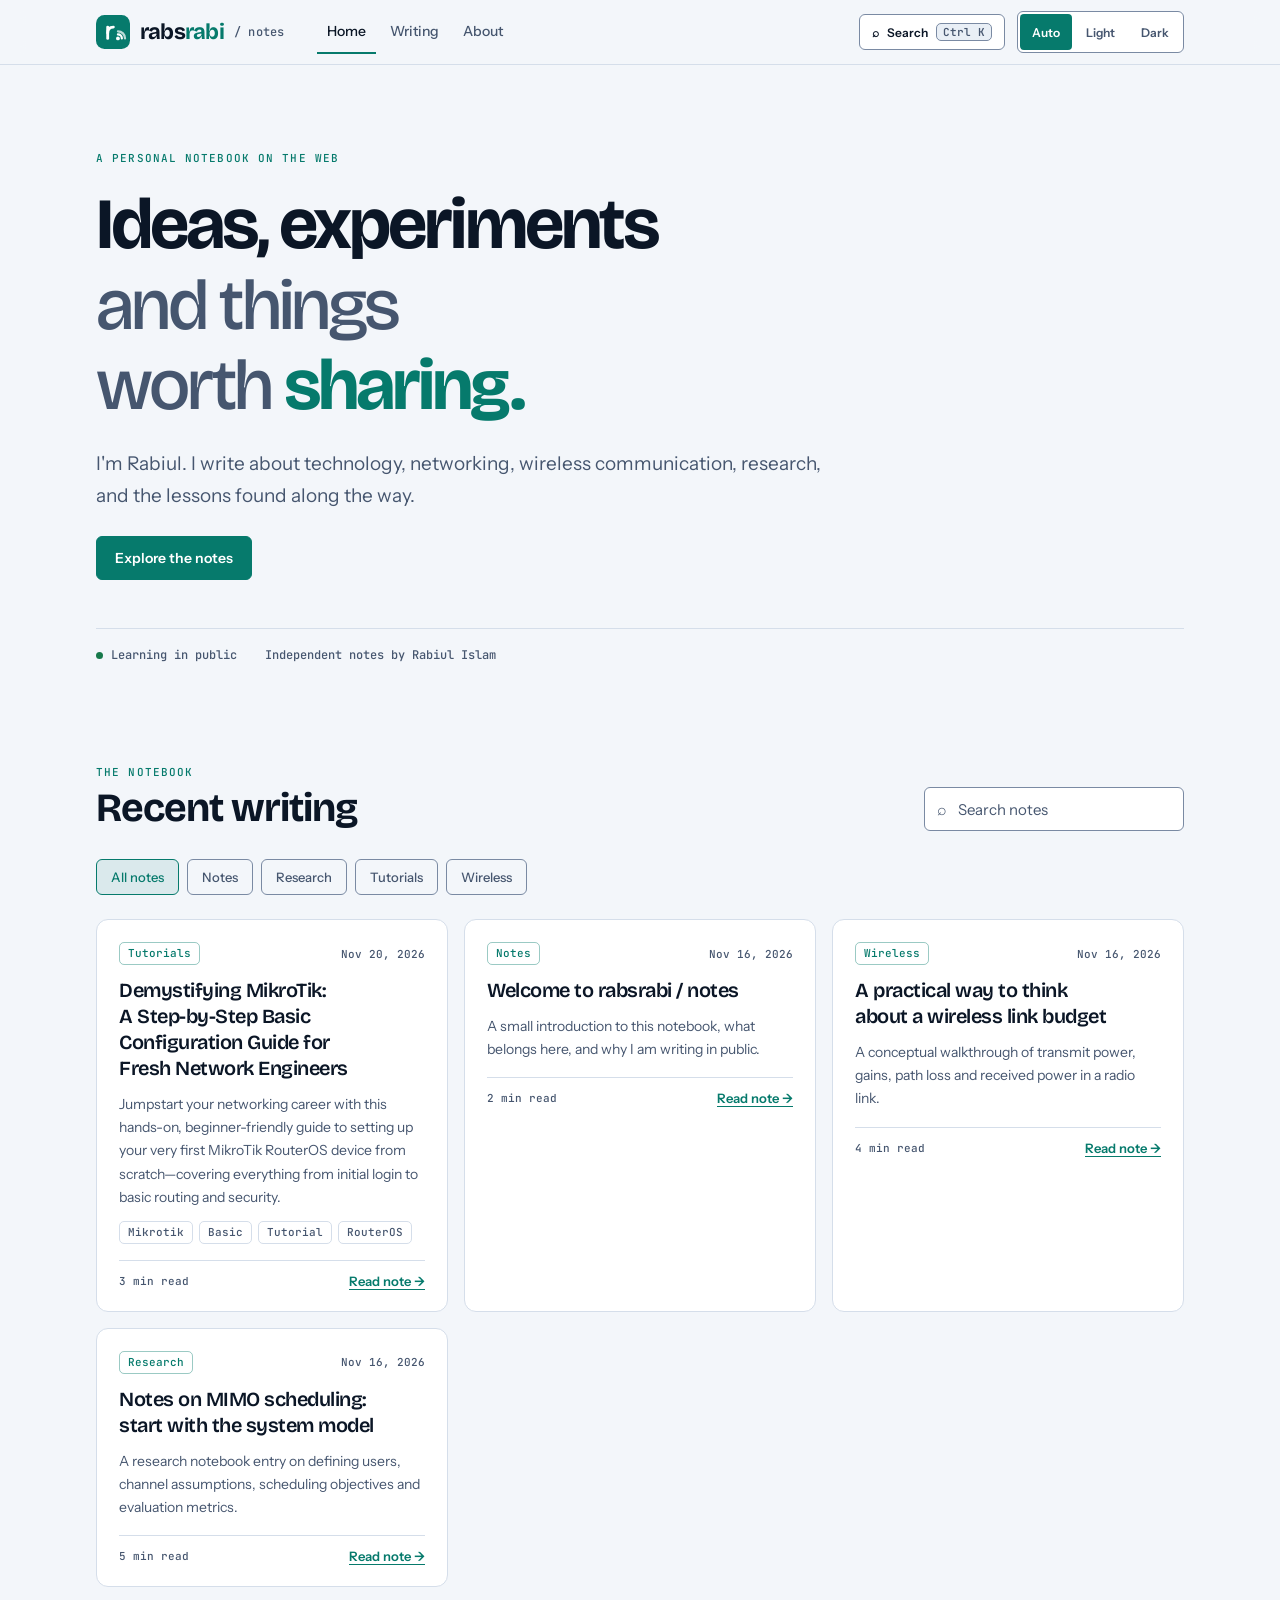
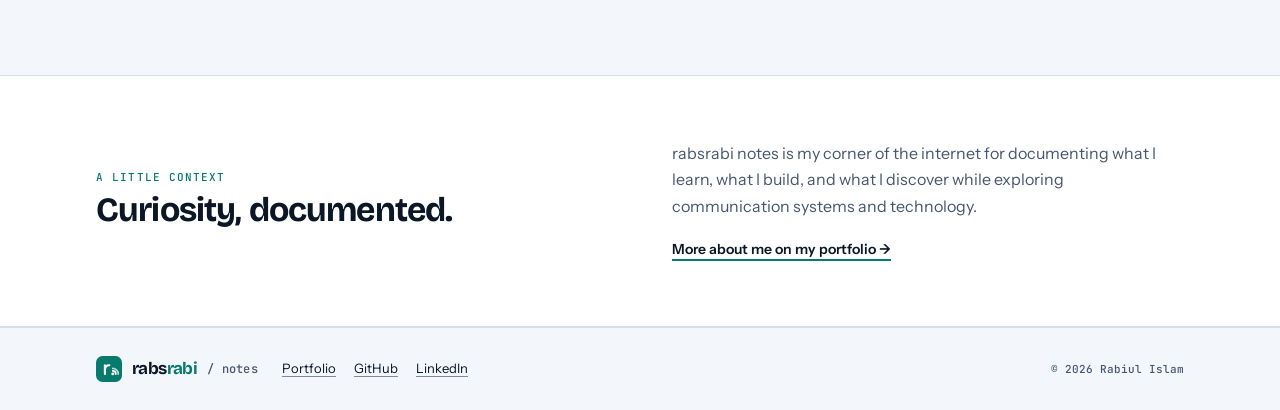
<file: index.html>
<!doctype html>
<html lang="en">
<head>
<meta charset="utf-8">
<meta name="viewport" content="width=device-width, initial-scale=1, viewport-fit=cover">
<meta name="theme-color" content="#F3F6FA" media="(prefers-color-scheme: light)">
<meta name="theme-color" content="#080D17" media="(prefers-color-scheme: dark)">
<link rel="icon" href="/favicon.svg" type="image/svg+xml">
<link rel="icon" href="/favicon-32.png" sizes="32x32" type="image/png">
<link rel="apple-touch-icon" href="/apple-touch-icon.png">
<link rel="preconnect" href="https://fonts.googleapis.com">
<link rel="preconnect" href="https://fonts.gstatic.com" crossorigin>
<link rel="stylesheet" href="https://fonts.googleapis.com/css2?family=Bricolage+Grotesque:wght@500;600;700;800&family=Instrument+Sans:wght@400;500;600;700&family=JetBrains+Mono:wght@400;500;600&display=swap">
<link rel="stylesheet" href="/assets/brand/brand.css">
<link rel="stylesheet" href="/assets/style.css">
<script src="/assets/brand/brand.js"></script>
<title>rabsrabi notes</title>
<meta name="description" content="Notes, experiments and practical ideas on networking, wireless systems, software and research, by Rabiul Islam.">
<link rel="canonical" href="https://blog.rabsrabi.com/">
<meta property="og:title" content="rabsrabi notes">
<meta property="og:description" content="Notes, experiments and practical ideas on networking, wireless systems, software and research.">
<meta property="og:url" content="https://blog.rabsrabi.com/">
<meta property="og:type" content="website">
</head>
<body>
<a class="skip" href="#main">Skip to content</a>
<header class="site-head">
  <div class="wrap head-in">
    <a class="lockup" href="/" aria-label="rabsrabi notes, home">
      <svg class="mark" aria-hidden="true"><use href="#rs-mark"/></svg>
      <span class="wm">rabs<i>rabi</i></span>
      <span class="sub">/ notes</span>
    </a>
    <nav class="head-nav" aria-label="Main navigation">
      <a href="/" aria-current="page">Home</a>
      <a href="/#writing">Writing</a>
      <a href="/#about">About</a>
    </nav>
    <div class="head-end">
      <button type="button" class="btn" data-palette-open style="min-height:36px;padding:0 12px;font-size:12px" aria-label="Open command palette"><span aria-hidden="true">&#8981;</span><span class="hide-sm">Search</span><kbd class="hide-sm">Ctrl K</kbd></button>
      <div class="seg" role="group" aria-label="Theme">
        <button type="button" data-theme-choice="auto" aria-pressed="true">Auto</button>
        <button type="button" data-theme-choice="light" aria-pressed="false">Light</button>
        <button type="button" data-theme-choice="dark" aria-pressed="false">Dark</button>
      </div>
    </div>
  </div>
</header>
<main id="main">
  <section class="hero wrap">
    <div class="eyebrow">A personal notebook on the web</div>
    <h1>Ideas, experiments <span class="muted-heading">and things worth</span> <em>sharing.</em></h1>
    <p class="hero-copy">I'm Rabiul. I write about technology, networking, wireless communication, research, and the lessons found along the way.</p>
    <a class="btn primary" href="#writing">Explore the notes</a>
    <div class="hero-meta"><span><i class="status-dot"></i>Learning in public</span><span>Independent notes by Rabiul Islam</span></div>
  </section>
  <section class="writing-section wrap" id="writing">
    <div class="section-heading">
      <div><div class="eyebrow">The notebook</div><h2>Recent writing</h2></div>
      <label class="search-wrap" for="search"><span aria-hidden="true">&#8981;</span><input id="search" type="search" placeholder="Search notes" aria-label="Search notes"></label>
    </div>
    <div class="filters" id="filters" aria-label="Filter by topic"></div>
    <div class="post-grid" id="post-grid" aria-live="polite"></div>
    <p class="empty-state" id="empty-state" hidden>No notes match that search. Try another term.</p>
  </section>
  <section class="about-band" id="about">
    <div class="wrap about-inner">
      <div><div class="eyebrow">A little context</div><h2>Curiosity, documented.</h2></div>
      <div class="about-copy">
        <p>rabsrabi notes is my corner of the internet for documenting what I learn, what I build, and what I discover while exploring communication systems and technology.</p>
        <a href="https://rabsrabi.com" class="underlined-link">More about me on my portfolio &rarr;</a>
      </div>
    </div>
  </section>
</main>
<footer class="site-foot">
  <div class="wrap">
    <a class="lockup" href="/" aria-label="rabsrabi notes, home"><svg class="mark" style="width:26px;height:26px" aria-hidden="true"><use href="#rs-mark"/></svg><span class="wm" style="font-size:17px">rabs<i>rabi</i></span><span class="sub">/ notes</span></a>
    <div class="links">
      <a href="https://rabsrabi.com">Portfolio</a>
      <a href="https://github.com/rabsrabi26" rel="noreferrer">GitHub</a>
      <a href="https://www.linkedin.com/in/rabsrabi26" rel="noreferrer">LinkedIn</a>
    </div>
    <span class="copy">&copy; <span id="year"></span> Rabiul Islam</span>
  </div>
</footer>
<script src="/assets/posts.js"></script>
<script>
(() => {
  const isLocal = location.hostname === "localhost" || location.hostname === "127.0.0.1";
  if (!isLocal) return;
  try {
    const savedPosts = localStorage.getItem("rabinotes-local-posts-v1");
    if (savedPosts) window.RABI_POSTS = JSON.parse(savedPosts);
  } catch (error) {
    console.error("Could not load locally saved posts:", error);
  }
})();
</script>
<script src="/assets/common.js"></script>
<script src="/assets/app.js"></script>
</body>
</html>
</file>
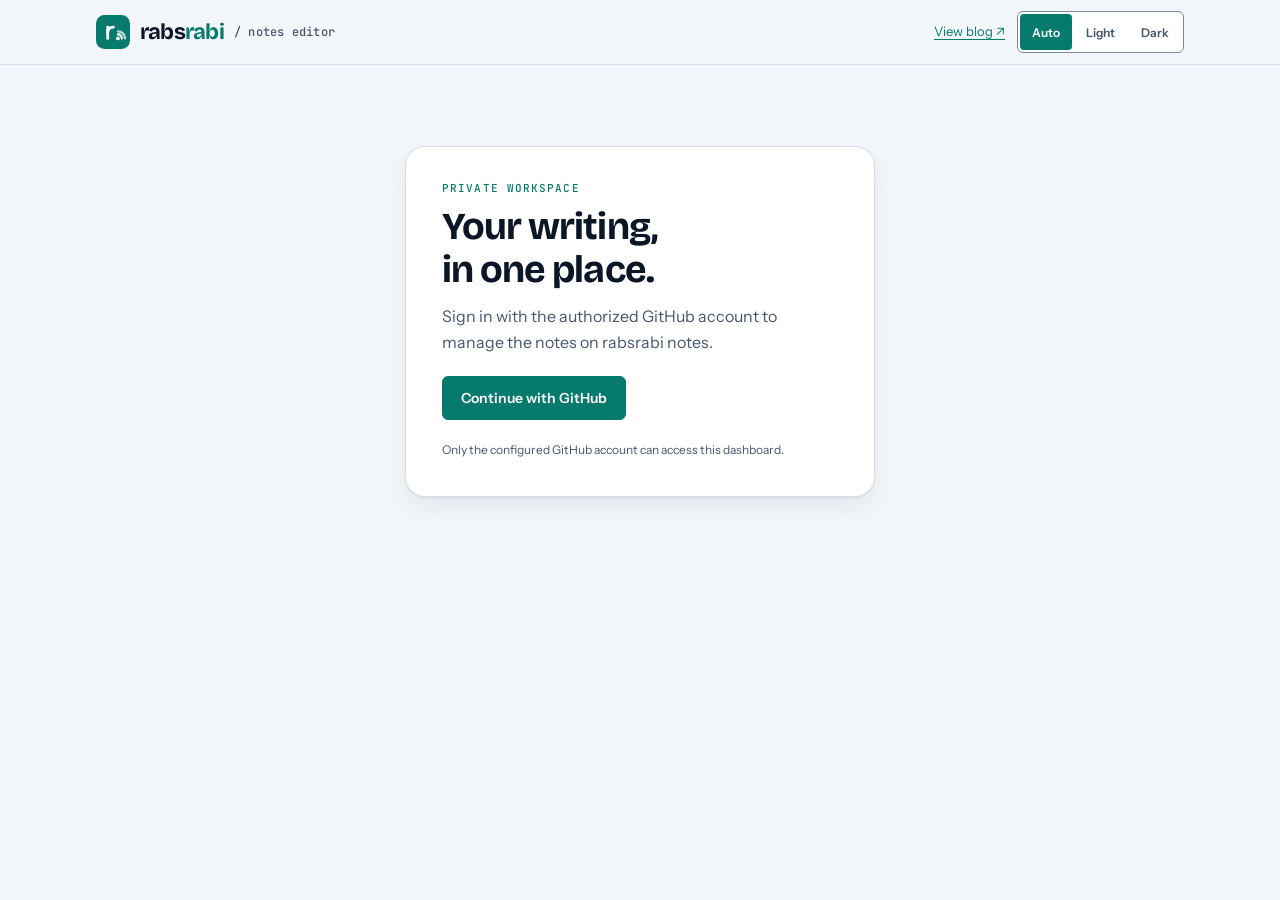
<file: admin/index.html>
<!doctype html>
<html lang="en">
<head>
  <meta charset="utf-8">
  <meta name="viewport" content="width=device-width, initial-scale=1, viewport-fit=cover">
  <meta name="robots" content="noindex,nofollow">
  <meta name="theme-color" content="#F3F6FA" media="(prefers-color-scheme: light)">
  <meta name="theme-color" content="#080D17" media="(prefers-color-scheme: dark)">
  <title>Editor · rabsrabi notes</title>
  <link rel="icon" href="/favicon.svg" type="image/svg+xml">
  <link rel="icon" href="/favicon-32.png" sizes="32x32" type="image/png">
  <link rel="apple-touch-icon" href="/apple-touch-icon.png">
  <link rel="preconnect" href="https://fonts.googleapis.com">
  <link rel="preconnect" href="https://fonts.gstatic.com" crossorigin>
  <link rel="stylesheet" href="https://fonts.googleapis.com/css2?family=Bricolage+Grotesque:wght@500;600;700;800&family=Instrument+Sans:wght@400;500;600;700&family=JetBrains+Mono:wght@400;500;600&display=swap">
  <link rel="stylesheet" href="/assets/brand/brand.css">
  <link rel="stylesheet" href="/admin/admin.css">
  <script src="/assets/brand/brand.js"></script>
</head>
<body>
  <a class="skip" href="#main">Skip to content</a>
  <header class="site-head">
    <div class="wrap head-in">
      <a class="lockup" href="/" aria-label="rabsrabi notes, home">
        <svg class="mark" aria-hidden="true"><use href="#rs-mark"/></svg>
        <span class="wm">rabs<i>rabi</i></span>
        <span class="sub">/ notes editor</span>
      </a>
      <div class="head-end">
        <a class="hide-sm" href="/" target="_blank" rel="noreferrer" style="font-size:13px">View blog &nearr;</a>
        <div class="seg" role="group" aria-label="Theme">
          <button type="button" data-theme-choice="auto" aria-pressed="true">Auto</button>
          <button type="button" data-theme-choice="light" aria-pressed="false">Light</button>
          <button type="button" data-theme-choice="dark" aria-pressed="false">Dark</button>
        </div>
        <button id="logout" class="btn quiet" style="min-height:36px" hidden>Sign out</button>
      </div>
    </div>
  </header>
  <main class="shell" id="main">
    <section id="login-screen" class="login-card">
      <div class="eyebrow">Private workspace</div>
      <h1>Your writing, in one place.</h1>
      <p>Sign in with the authorized GitHub account to manage the notes on rabsrabi notes.</p>
      <a class="btn primary" href="https://rabinotes-auth.rabsrabi26.workers.dev/auth/login">Continue with GitHub</a>
      <p class="hint">Only the configured GitHub account can access this dashboard.</p>
    </section>

    <section id="app-screen" hidden>
      <div class="page-heading">
        <div><div class="eyebrow">Content management</div><h1>Posts</h1><p class="subheading">Create, edit and publish notes on rabsrabi notes.</p></div>
        <button id="new-post" class="btn primary">＋ New post</button>
      </div>
      <div id="notice" class="notice" role="status" hidden></div>
      <div class="workspace">
        <aside class="post-list-panel">
          <div class="list-heading"><strong>All posts</strong><span id="post-count">0</span></div>
          <div id="post-list" class="post-list"></div>
        </aside>
        <section class="editor-panel">
          <div id="empty-editor" class="empty-editor"><div class="empty-icon">✎</div><h2>Select a post</h2><p>Choose a post from the list or create a new one.</p></div>
          <form id="post-form" hidden>
            <div class="editor-heading"><div><div class="eyebrow" id="editor-mode">EDIT POST</div><h2 id="form-heading">Edit post</h2></div><button type="button" id="delete-post" class="btn danger quiet">Delete</button></div>
            <label>Post title<input id="title" required maxlength="160" placeholder="A clear, useful title"></label>
            <div class="two-col">
              <label>URL slug<input id="slug" required pattern="[a-z0-9]+(?:-[a-z0-9]+)*" placeholder="my-new-post"></label>
              <label>Category<input id="category" list="category-options" value="Notes" placeholder="Choose or type a category"><datalist id="category-options"><option value="Networking"></option><option value="Wireless"></option><option value="Research"></option><option value="Notes"></option></datalist></label>
            </div>
            <div class="two-col">
              <label>Tags<input id="tags" placeholder="MIMO, 5G, MATLAB, Tutorial"><span class="hint">Separate multiple tags with commas.</span></label>
              <label>Publication date<input id="date" type="date" required></label>
              <label>Reading time<input id="read" maxlength="30" placeholder="4 min read"></label>
            </div>
            <label>Short description<textarea id="description" rows="2" maxlength="240" placeholder="A short summary shown on the homepage"></textarea></label>
            <div class="body-label"><label for="rich-editor">Post body <span>Rich text editor — no HTML needed</span></label><button type="button" id="preview-toggle" class="text-button">Preview</button></div>
            <div class="editor-toolbar" role="toolbar" aria-label="Text formatting">
              <button type="button" data-command="bold" title="Bold"><strong>B</strong></button>
              <button type="button" data-command="italic" title="Italic"><em>I</em></button>
              <button type="button" data-command="underline" title="Underline"><u>U</u></button>
              <span class="toolbar-divider"></span>
              <button type="button" data-block="h2" title="Heading">H2</button>
              <button type="button" data-block="h3" title="Subheading">H3</button>
              <button type="button" data-block="p" title="Paragraph">¶</button>
              <span class="toolbar-divider"></span>
              <button type="button" data-command="insertUnorderedList" title="Bullet list">• List</button>
              <button type="button" data-command="insertOrderedList" title="Numbered list">1. List</button>
              <button type="button" data-command="formatBlock" data-value="blockquote" title="Quote">❝ Quote</button>
              <button type="button" data-command="formatBlock" data-value="pre" title="Code block">&lt;/&gt;</button>
              <span class="toolbar-divider"></span>
              <button type="button" id="insert-link" title="Insert link">Link</button>
              <span class="toolbar-divider"></span>
              <button type="button" id="upload-image" title="Upload an image from your computer">Upload image</button>
              <button type="button" id="insert-image-url" title="Insert an image from a URL">Image URL</button>
              <span class="toolbar-divider"></span>
              <button type="button" id="replace-image-upload" title="Replace the selected image with an uploaded image" disabled>Replace image</button>
              <button type="button" id="edit-image-url" title="Change the selected image URL" disabled>Change image URL</button>
              <button type="button" id="remove-image" title="Remove the selected image" disabled>Remove image</button>
              <button type="button" data-command="removeFormat" title="Clear formatting">Clear</button>
            </div>
            <div id="rich-editor" class="rich-editor" contenteditable="true" role="textbox" aria-multiline="true" aria-label="Post content" data-placeholder="Start writing your article here..."></div>
            <textarea id="body" hidden></textarea>
            <input id="image-file" type="file" accept="image/*" hidden>
            <p class="hint image-help">Local testing: uploads are saved in this browser (max 1 MB per image). Image URLs can be used in either mode.</p>
            <div id="preview" class="preview" hidden></div>
            <div class="save-row"><span id="save-status" class="hint">Changes are saved to GitHub when you publish.</span><button type="submit" id="save-post" class="btn primary">Publish changes</button></div>
          </form>
        </section>
      </div>
    </section>
  </main>
  <script src="/admin/admin.js"></script>
</body>
</html>
</file>
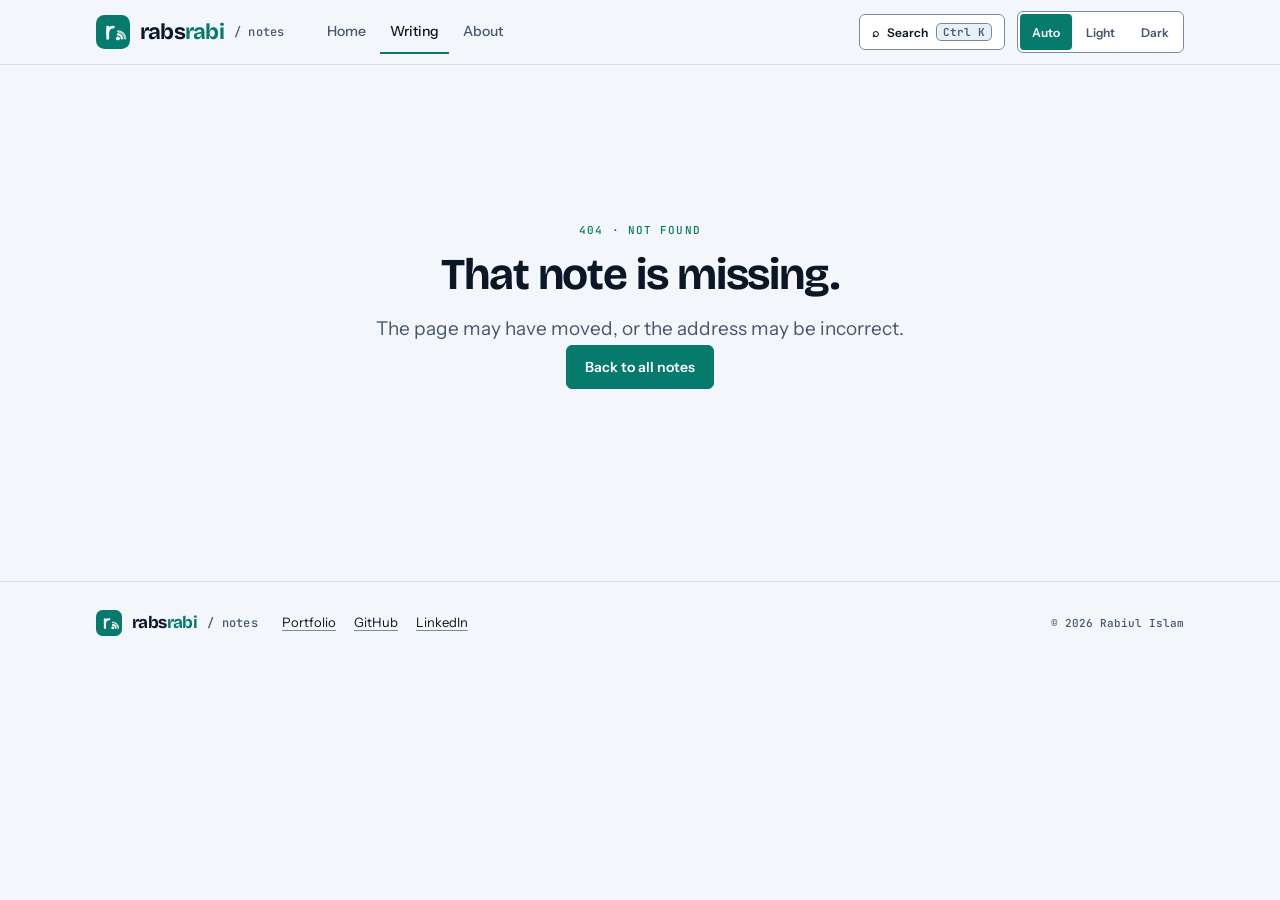
<file: post.html>
<!doctype html>
<html lang="en">
<head>
<meta charset="utf-8">
<meta name="viewport" content="width=device-width, initial-scale=1, viewport-fit=cover">
<meta name="theme-color" content="#F3F6FA" media="(prefers-color-scheme: light)">
<meta name="theme-color" content="#080D17" media="(prefers-color-scheme: dark)">
<link rel="icon" href="/favicon.svg" type="image/svg+xml">
<link rel="icon" href="/favicon-32.png" sizes="32x32" type="image/png">
<link rel="apple-touch-icon" href="/apple-touch-icon.png">
<link rel="preconnect" href="https://fonts.googleapis.com">
<link rel="preconnect" href="https://fonts.gstatic.com" crossorigin>
<link rel="stylesheet" href="https://fonts.googleapis.com/css2?family=Bricolage+Grotesque:wght@500;600;700;800&family=Instrument+Sans:wght@400;500;600;700&family=JetBrains+Mono:wght@400;500;600&display=swap">
<link rel="stylesheet" href="/assets/brand/brand.css">
<link rel="stylesheet" href="/assets/style.css">
<script src="/assets/brand/brand.js"></script>
<title>Note · rabsrabi notes</title>
<meta name="description" content="A note from rabsrabi notes.">
</head>
<body>
<a class="skip" href="#main">Skip to content</a>
<header class="site-head">
  <div class="wrap head-in">
    <a class="lockup" href="/" aria-label="rabsrabi notes, home">
      <svg class="mark" aria-hidden="true"><use href="#rs-mark"/></svg>
      <span class="wm">rabs<i>rabi</i></span>
      <span class="sub">/ notes</span>
    </a>
    <nav class="head-nav" aria-label="Main navigation">
      <a href="/">Home</a>
      <a href="/#writing" aria-current="page">Writing</a>
      <a href="/#about">About</a>
    </nav>
    <div class="head-end">
      <button type="button" class="btn" data-palette-open style="min-height:36px;padding:0 12px;font-size:12px" aria-label="Open command palette"><span aria-hidden="true">&#8981;</span><span class="hide-sm">Search</span><kbd class="hide-sm">Ctrl K</kbd></button>
      <div class="seg" role="group" aria-label="Theme">
        <button type="button" data-theme-choice="auto" aria-pressed="true">Auto</button>
        <button type="button" data-theme-choice="light" aria-pressed="false">Light</button>
        <button type="button" data-theme-choice="dark" aria-pressed="false">Dark</button>
      </div>
    </div>
  </div>
</header>
<main id="main"><article class="article-wrap" id="article"></article></main>
<footer class="site-foot">
  <div class="wrap">
    <a class="lockup" href="/" aria-label="rabsrabi notes, home"><svg class="mark" style="width:26px;height:26px" aria-hidden="true"><use href="#rs-mark"/></svg><span class="wm" style="font-size:17px">rabs<i>rabi</i></span><span class="sub">/ notes</span></a>
    <div class="links">
      <a href="https://rabsrabi.com">Portfolio</a>
      <a href="https://github.com/rabsrabi26" rel="noreferrer">GitHub</a>
      <a href="https://www.linkedin.com/in/rabsrabi26" rel="noreferrer">LinkedIn</a>
    </div>
    <span class="copy">&copy; <span id="year"></span> Rabiul Islam</span>
  </div>
</footer>
<script src="/assets/posts.js"></script>
<script>
(() => {
  const isLocal = location.hostname === "localhost" || location.hostname === "127.0.0.1";
  if (!isLocal) return;
  try {
    const savedPosts = localStorage.getItem("rabinotes-local-posts-v1");
    if (savedPosts) window.RABI_POSTS = JSON.parse(savedPosts);
  } catch (error) {
    console.error("Could not load locally saved posts:", error);
  }
})();
</script>
<script src="/assets/common.js"></script>
<script src="/assets/post.js"></script>
</body>
</html>
</file>
<file: assets/brand/brand.css>
/*!
 * rabsrabi brand kit, v1.1.0
 * Tokens, base styles and shared components for rabsrabi.com, blog.rabsrabi.com and auth.rabsrabi.com.
 * Fonts are loaded by the page with <link> tags (see README). Theme: add data-theme="light|dark" to <html>,
 * or leave it unset to follow the system. brand.js manages that choice.
 */

/* ---------- tokens ---------- */
:root {
  color-scheme: light;
  --paper: #F3F6FA;
  --surface: #FFFFFF;
  --sunken: #E9EFF6;
  --ink: #0B1626;
  --muted: #46566F;
  --line: #D5DEEA;
  --line-strong: #7A8AA3;
  --signal: #067A6C;
  --signal-ink: #FFFFFF;
  --signal-soft: rgba(6, 122, 108, .10);
  --spark: #A85A00;
  --beam: #2F54C9;
  --ok: #17794B;
  --bad: #C0332B;
  --shadow: 0 1px 2px rgba(11, 22, 38, .06), 0 10px 28px rgba(11, 22, 38, .07);
  --display: "Bricolage Grotesque", ui-sans-serif, system-ui, -apple-system, "Segoe UI", sans-serif;
  --sans: "Instrument Sans", ui-sans-serif, system-ui, -apple-system, "Segoe UI", sans-serif;
  --mono: "JetBrains Mono", ui-monospace, "SF Mono", Menlo, Consolas, monospace;
  --r-sm: 6px;
  --r-md: 12px;
  --r-lg: 20px;
  --maxw: 1120px;
}
@media (prefers-color-scheme: dark) {
  :root:not([data-theme="light"]) {
    --paper: #080D17; --surface: #0F1829; --sunken: #0B1322; --ink: #E8EEF8; --muted: #9AA9C2;
    --line: #1C2A42; --line-strong: #5E7394; --signal: #2DD4BF; --signal-ink: #04201C;
    --signal-soft: rgba(45, 212, 191, .12); --spark: #FBBF24; --beam: #8FA9FF; --ok: #4ADE80; --bad: #FF8A80;
    --shadow: 0 1px 2px rgba(0, 0, 0, .4), 0 12px 32px rgba(0, 0, 0, .35);
    color-scheme: dark;
  }
}
:root[data-theme="dark"] {
  --paper: #080D17; --surface: #0F1829; --sunken: #0B1322; --ink: #E8EEF8; --muted: #9AA9C2;
  --line: #1C2A42; --line-strong: #5E7394; --signal: #2DD4BF; --signal-ink: #04201C;
  --signal-soft: rgba(45, 212, 191, .12); --spark: #FBBF24; --beam: #8FA9FF; --ok: #4ADE80; --bad: #FF8A80;
  --shadow: 0 1px 2px rgba(0, 0, 0, .4), 0 12px 32px rgba(0, 0, 0, .35);
  color-scheme: dark;
}

/* ---------- base ---------- */
* { box-sizing: border-box; }
html { scroll-behavior: smooth; scroll-padding-top: 88px; -webkit-text-size-adjust: 100%; }
body {
  margin: 0; background: var(--paper); color: var(--ink);
  font: 16px/1.65 var(--sans); -webkit-font-smoothing: antialiased;
  transition: background-color .2s, color .2s;
}
body::before { content: ""; position: fixed; inset: 0 0 auto; height: env(safe-area-inset-top, 0px); background: var(--paper); z-index: 30; }
h1, h2, h3, h4 { font-family: var(--display); margin: 0; text-wrap: balance; letter-spacing: -.025em; line-height: 1.12; }
p { margin: 0; }
img, svg, canvas { max-width: 100%; }
a { color: var(--signal); text-underline-offset: 3px; }
:focus-visible { outline: 2px solid var(--signal); outline-offset: 3px; border-radius: 4px; }
::selection { background: var(--signal); color: var(--signal-ink); }
code, pre, kbd { font-family: var(--mono); }
.wrap { max-width: var(--maxw); margin: 0 auto; padding-left: max(16px, env(safe-area-inset-left, 0px)); padding-right: max(16px, env(safe-area-inset-right, 0px)); }
.mono { font-family: var(--mono); }
.muted { color: var(--muted); }
.eyebrow { font: 500 11px/1 var(--mono); letter-spacing: .1em; text-transform: uppercase; color: var(--signal); }
.grid { display: grid; gap: 16px; grid-template-columns: repeat(auto-fit, minmax(min(100%, 260px), 1fr)); }
.grid > * { min-width: 0; }
.stack { display: grid; gap: 12px; align-content: start; }
.row { display: flex; flex-wrap: wrap; align-items: center; gap: 12px; }
.sr-only { position: absolute; width: 1px; height: 1px; overflow: hidden; clip: rect(0 0 0 0); white-space: nowrap; }
.skip { position: absolute; left: 12px; top: -60px; background: var(--signal); color: var(--signal-ink); padding: 8px 14px; border-radius: var(--r-sm); z-index: 100; text-decoration: none; font-weight: 600; }
.skip:focus { top: 12px; }

/* ---------- logo ---------- */
.mark { display: block; width: 34px; height: 34px; flex: none; --tile: var(--signal); --glyph: var(--signal-ink); }
.m-tile { fill: var(--tile); }
.m-glyph { stroke: var(--glyph); }
.m-dot { fill: var(--glyph); }
.lockup { display: inline-flex; align-items: center; gap: 10px; color: var(--ink); text-decoration: none; white-space: nowrap; }
.wm { font: 700 22px/1 var(--display); letter-spacing: -.035em; }
.wm i { font-style: normal; color: var(--signal); }
.sub { font: 500 12px/1 var(--mono); color: var(--muted); letter-spacing: .02em; }
.lockup.lg .mark { width: 52px; height: 52px; }
.lockup.lg .wm { font-size: 34px; }
.lockup.lg .sub { font-size: 16px; }

/* ---------- header and theme switch ---------- */
.site-head { position: sticky; top: env(safe-area-inset-top, 0px); z-index: 20; background: color-mix(in srgb, var(--paper) 88%, transparent); -webkit-backdrop-filter: blur(12px); backdrop-filter: blur(12px); border-bottom: 1px solid var(--line); }
.head-in { display: flex; align-items: center; gap: 20px; min-height: 64px; }
.head-nav { display: flex; gap: 4px; margin-left: 12px; }
.head-nav a { color: var(--muted); text-decoration: none; font-size: 14px; font-weight: 500; padding: 8px 10px; border-radius: var(--r-sm); }
.head-nav a:hover { color: var(--ink); background: var(--signal-soft); }
.head-nav a[aria-current="page"] { color: var(--ink); box-shadow: 0 2px 0 var(--signal); border-radius: 0; }
.head-end { margin-left: auto; display: flex; align-items: center; gap: 12px; }
.seg { display: inline-flex; border: 1px solid var(--line-strong); border-radius: var(--r-sm); padding: 2px; background: var(--surface); gap: 2px; }
.seg button { font: 600 12px var(--sans); border: 0; background: transparent; color: var(--muted); padding: 0 12px; min-height: 36px; border-radius: 4px; cursor: pointer; }
.seg button[aria-pressed="true"] { background: var(--signal); color: var(--signal-ink); }
.seg button:not([aria-pressed="true"]):hover { color: var(--ink); background: var(--signal-soft); }

/* ---------- footer ---------- */
.site-foot { border-top: 1px solid var(--line); padding-block: 28px; color: var(--muted); font-size: 13px; }
.site-foot .wrap { display: flex; flex-wrap: wrap; align-items: center; gap: 14px 24px; }
.site-foot .links { display: flex; flex-wrap: wrap; gap: 6px 18px; }
.site-foot .links a { color: var(--ink); text-decoration-color: var(--line-strong); }
.site-foot .copy { margin-left: auto; font: 500 11px var(--mono); }

/* ---------- buttons ---------- */
.btn { display: inline-flex; align-items: center; justify-content: center; gap: 8px; min-height: 44px; padding: 0 18px; border-radius: var(--r-sm); border: 1px solid var(--line-strong); background: var(--surface); color: var(--ink); font: 600 14px var(--sans); cursor: pointer; text-decoration: none; transition: border-color .15s, background-color .15s, transform .15s; }
.btn:hover { border-color: var(--ink); transform: translateY(-1px); }
.btn.primary { background: var(--signal); border-color: var(--signal); color: var(--signal-ink); }
.btn.primary:hover { filter: brightness(1.08); border-color: var(--signal); }
.btn.quiet { background: transparent; border-color: transparent; color: var(--signal); }
.btn.quiet:hover { background: var(--signal-soft); border-color: transparent; }
.btn.danger { background: transparent; border-color: var(--bad); color: var(--bad); }
.btn:disabled { opacity: .5; cursor: not-allowed; transform: none; }

/* ---------- form fields ---------- */
.field { display: grid; gap: 6px; }
.field label { font-size: 13px; font-weight: 600; }
.field input, .field textarea, .field select { width: 100%; font: 15px var(--sans); color: var(--ink); background: var(--surface); border: 1px solid var(--line-strong); border-radius: var(--r-sm); padding: 11px 12px; }
.field input::placeholder, .field textarea::placeholder { color: var(--muted); }
.field input:focus, .field textarea:focus, .field select:focus { outline: none; border-color: var(--signal); box-shadow: 0 0 0 3px var(--signal-soft); }
.field.err input, .field.err textarea { border-color: var(--bad); }
.field .hint { font-size: 12px; color: var(--muted); }
.field.err .hint { color: var(--bad); }

/* ---------- tags, status, cards, notices ---------- */
.tag { display: inline-flex; align-items: center; gap: 6px; font: 500 11px/1 var(--mono); padding: 5px 8px; border-radius: 5px; border: 1px solid color-mix(in srgb, currentColor 40%, transparent); color: var(--signal); background: transparent; }
.tag.spark { color: var(--spark); }
.tag.beam { color: var(--beam); }
.tag.plain { color: var(--muted); border-color: var(--line); }
.dot { width: 7px; height: 7px; border-radius: 50%; background: currentColor; }
.card { display: grid; gap: 12px; align-content: start; padding: 22px; background: var(--surface); border: 1px solid var(--line); border-radius: var(--r-md); transition: transform .2s, border-color .2s, box-shadow .2s; }
.card:hover { transform: translateY(-2px); border-color: color-mix(in srgb, var(--signal) 45%, var(--line)); box-shadow: var(--shadow); }
.card .top, .card .bottom { display: flex; align-items: center; justify-content: space-between; gap: 10px; font: 500 11px var(--mono); color: var(--muted); }
.card .bottom { padding-top: 12px; border-top: 1px solid var(--line); margin-top: 4px; }
.card h4 { font-size: 20px; font-weight: 600; line-height: 1.3; }
.card p { font-size: 14px; color: var(--muted); }
.card .go { color: var(--signal); font: 600 13px var(--sans); }
.notice { display: flex; gap: 10px; align-items: flex-start; padding: 12px 14px; border: 1px solid var(--line-strong); border-radius: var(--r-sm); background: var(--surface); font-size: 14px; }
.notice .dot { margin-top: 8px; flex: none; }
.notice.ok { border-color: var(--ok); } .notice.ok .dot { color: var(--ok); }
.notice.bad { border-color: var(--bad); } .notice.bad .dot { color: var(--bad); }
.notice.info { border-color: var(--beam); } .notice.info .dot { color: var(--beam); }

/* ---------- tables ---------- */
.table-wrap { overflow-x: auto; border: 1px solid var(--line); border-radius: var(--r-md); background: var(--surface); }
table { border-collapse: collapse; width: 100%; font-size: 14px; }
th, td { text-align: left; padding: 12px 16px; border-bottom: 1px solid var(--line); vertical-align: top; }
th { font: 500 11px var(--mono); letter-spacing: .08em; text-transform: uppercase; color: var(--muted); background: var(--sunken); white-space: nowrap; }
tr:last-child td { border-bottom: 0; }
td.num { font: 500 13px var(--mono); font-variant-numeric: tabular-nums; white-space: nowrap; }

/* ---------- command palette (brand.js builds the live one) ---------- */
kbd { font-size: 11px; border: 1px solid var(--line-strong); border-radius: 5px; padding: 1px 6px; background: var(--sunken); color: var(--muted); }
.palette { width: 100%; max-width: 560px; border: 1px solid var(--line-strong); border-radius: var(--r-md); background: var(--surface); box-shadow: var(--shadow); overflow: hidden; color: var(--ink); }
.pal-in { display: flex; align-items: center; gap: 10px; padding: 14px 16px; border-bottom: 1px solid var(--line); font: 15px var(--sans); }
.pal-in .q, .pal-in .pal-q { flex: 1; min-width: 0; }
.pal-in .pal-q { border: 0; outline: 0; background: transparent; color: var(--ink); font: 15px var(--sans); padding: 0; }
.pal-in .pal-q::placeholder { color: var(--muted); }
.pal-in .caret { display: inline-block; width: 1px; height: 1.1em; background: var(--signal); vertical-align: text-bottom; margin-left: 1px; }
.pal-g { padding: 8px; display: grid; gap: 2px; max-height: min(52vh, 420px); overflow-y: auto; }
.pal-g .gl { font: 500 10px/1 var(--mono); letter-spacing: .1em; text-transform: uppercase; color: var(--muted); padding: 10px 10px 6px; }
.pal-i { display: flex; align-items: center; justify-content: space-between; gap: 10px; padding: 10px; border-radius: var(--r-sm); font-size: 14px; cursor: pointer; }
.pal-i.sel { background: var(--signal-soft); }
.pal-i span:first-child { min-width: 0; overflow-wrap: anywhere; }
.pal-empty { padding: 18px 10px; color: var(--muted); font-size: 14px; }
.rs-pal-overlay { position: fixed; inset: 0; z-index: 100; display: flex; align-items: flex-start; justify-content: center; padding: max(16px, 12vh) 16px 16px; background: rgba(8, 13, 23, .55); }
html.rs-pal-lock { overflow: hidden; }

@media (max-width: 760px) {
  .head-nav { display: none; }
}
@media (max-width: 560px) {
  .hide-sm { display: none !important; }
}
@media (max-width: 480px) {
  .head-in { gap: 10px; }
  .head-in .sub { display: none; }
  .seg button { padding: 0 9px; }
}
@media (prefers-reduced-motion: reduce) {
  html { scroll-behavior: auto; }
  *, *::before, *::after { transition: none !important; }
}

/* ---------- icon-only theme toggle ---------- */
.theme-trigger {
  display: inline-grid;
  place-items: center;
  width: 40px;
  height: 40px;
  padding: 0;
  border: 1px solid var(--line-strong);
  border-radius: var(--r-sm);
  background: var(--surface);
  color: var(--ink);
  cursor: pointer;
  transition: background .16s ease, border-color .16s ease, color .16s ease;
}
.theme-trigger:hover {
  background: var(--signal-soft);
  border-color: var(--signal);
}
.theme-trigger svg {
  width: 19px;
  height: 19px;
  fill: none;
  stroke: currentColor;
  stroke-width: 1.7;
  stroke-linecap: round;
  stroke-linejoin: round;
}
.theme-trigger:focus-visible {
  outline: 2px solid var(--signal);
  outline-offset: 3px;
}
.theme-trigger svg:not([hidden]) { display: block !important; }
.theme-trigger svg[hidden] { display: none !important; }


/* ---------- mobile navigation ---------- */
.mobile-nav-trigger {
  display: none;
  width: 40px;
  height: 40px;
  padding: 0;
  place-items: center;
  border: 1px solid var(--line);
  border-radius: var(--r-sm);
  background: var(--paper);
  color: var(--ink);
  cursor: pointer;
}
.mobile-nav-trigger svg {
  width: 19px;
  height: 19px;
  fill: none;
  stroke: currentColor;
  stroke-width: 1.8;
  stroke-linecap: round;
}
.mobile-nav-trigger:hover {
  background: var(--signal-soft);
}
.mobile-nav-trigger:focus-visible {
  outline: 2px solid var(--signal);
  outline-offset: 3px;
}

@media (max-width: 760px) {
  .mobile-nav-trigger {
    display: inline-grid;
  }
  .head-nav.is-open {
    display: flex;
    position: absolute;
    top: 100%;
    left: 0;
    right: 0;
    z-index: 21;
    flex-direction: column;
    gap: 2px;
    margin: 0;
    padding: 12px 20px 16px;
    background: var(--paper);
    border-bottom: 1px solid var(--line);
    box-shadow: 0 12px 24px rgb(0 0 0 / 10%);
  }
  .head-nav.is-open a {
    display: block;
    padding: 11px 12px;
  }
}
</file>
<file: assets/style.css>
/* rabsrabi / notes: page styles. Tokens, header, footer, buttons, cards and the palette come from /assets/brand/brand.css. */

/* ---------- home ---------- */
.hero { padding-block: 88px 72px; }
.hero h1 { font-size: clamp(40px, 7vw, 72px); letter-spacing: -.04em; max-width: 15ch; margin-block: 20px 22px; font-weight: 700; }
.hero h1 em { font-style: normal; color: var(--signal); }
.muted-heading { color: var(--muted); font-weight: 500; }
.hero-copy { font-size: clamp(17px, 2vw, 19px); color: var(--muted); max-width: 56ch; line-height: 1.7; }
.hero .btn { margin-top: 24px; }
.hero-meta { display: flex; flex-wrap: wrap; gap: 8px 28px; margin-top: 48px; padding-top: 18px; border-top: 1px solid var(--line); font: 500 12px var(--mono); color: var(--muted); }
.status-dot { display: inline-block; width: 7px; height: 7px; background: var(--ok); border-radius: 50%; margin-right: 8px; }

.writing-section { padding-block: 32px 88px; }
.section-heading { display: flex; justify-content: space-between; align-items: flex-end; gap: 20px; flex-wrap: wrap; }
.section-heading h2 { font-size: clamp(28px, 4vw, 40px); margin-top: 8px; font-weight: 700; }
.search-wrap { display: flex; align-items: center; gap: 9px; border: 1px solid var(--line-strong); background: var(--surface); border-radius: var(--r-sm); padding: 0 12px; color: var(--muted); min-height: 44px; width: min(100%, 260px); }
.search-wrap:focus-within { border-color: var(--signal); box-shadow: 0 0 0 3px var(--signal-soft); }
.search-wrap input { border: 0; outline: 0; background: transparent; color: var(--ink); width: 100%; font: 15px var(--sans); }
.search-wrap input::placeholder { color: var(--muted); }
.filters { display: flex; gap: 8px; margin: 28px 0 24px; flex-wrap: wrap; }
.filter { border: 1px solid var(--line-strong); background: transparent; color: var(--muted); padding: 0 14px; min-height: 36px; border-radius: var(--r-sm); font: 500 13px var(--sans); cursor: pointer; }
.filter:hover { color: var(--ink); }
.filter.active { background: var(--signal-soft); border-color: var(--signal); color: var(--signal); }
.post-grid { display: grid; grid-template-columns: repeat(auto-fill, minmax(min(100%, 300px), 1fr)); gap: 16px; }
.post-grid > * { min-width: 0; }
.post-tags { display: flex; flex-wrap: wrap; gap: 6px; }
.empty-state { color: var(--muted); padding: 32px 0; }

.about-band { border-block: 1px solid var(--line); background: var(--surface); padding-block: 64px; }
.about-inner { display: grid; grid-template-columns: 1fr 1fr; gap: 64px; align-items: center; }
.about-inner > * { min-width: 0; }
.about-inner h2 { font-size: clamp(26px, 3.5vw, 34px); margin-top: 8px; font-weight: 700; }
.about-copy p { color: var(--muted); margin-bottom: 16px; }
.underlined-link { color: var(--ink); font-weight: 600; font-size: 14px; text-decoration-color: var(--signal); text-decoration-thickness: 2px; text-underline-offset: 5px; }
.underlined-link:hover { color: var(--signal); }

/* ---------- article ---------- */
.article-wrap { max-width: 720px; margin: 0 auto; padding: 64px max(16px, env(safe-area-inset-right, 0px)) 96px max(16px, env(safe-area-inset-left, 0px)); }
.back-link { font: 500 12px var(--mono); color: var(--muted); text-decoration: none; letter-spacing: .06em; }
.back-link:hover { color: var(--signal); }
.article-head { padding: 36px 0 32px; border-bottom: 1px solid var(--line); }
.article-head h1 { font-size: clamp(34px, 6vw, 54px); letter-spacing: -.035em; margin: 16px 0; font-weight: 700; }
.article-description { font-size: 19px; color: var(--muted); max-width: 60ch; line-height: 1.65; }
.article-meta { font: 500 12px var(--mono); color: var(--muted); display: flex; flex-wrap: wrap; gap: 8px 18px; margin-top: 22px; }
.article-tags { display: flex; flex-wrap: wrap; gap: 6px; margin-top: 18px; }
.article-body { padding-top: 32px; font-size: 17px; line-height: 1.85; overflow-wrap: anywhere; }
.article-body h2 { font-size: 27px; margin: 42px 0 12px; font-weight: 700; }
.article-body h3 { font-size: 21px; margin: 32px 0 10px; font-weight: 600; }
.article-body p { color: var(--ink); margin: 0 0 1.1em; }
.article-body a { color: var(--signal); }
.article-body pre { overflow-x: auto; background: var(--sunken); border: 1px solid var(--line); border-radius: var(--r-md); padding: 18px; font-size: 13px; line-height: 1.7; }
.article-body code { font-size: .88em; background: var(--signal-soft); padding: 2px 6px; border-radius: 4px; }
.article-body pre code { background: none; padding: 0; }
.article-body blockquote { border-left: 3px solid var(--signal); padding: 4px 0 4px 18px; color: var(--muted); margin: 1.4em 0; font-size: 1.05em; }
.article-body img { display: block; max-width: 100%; height: auto; margin: 28px auto; border-radius: var(--r-md); }
.article-body ul, .article-body ol { padding-left: 24px; margin: 0 0 1.1em; }
.article-footer { margin-top: 48px; padding-top: 22px; border-top: 1px solid var(--line); }
.not-found { text-align: center; padding: 96px 0; }
.not-found h1 { font-size: 44px; margin: 14px 0; }

@media (max-width: 760px) {
  .hero { padding-block: 56px 48px; }
  .about-inner { grid-template-columns: 1fr; gap: 20px; }
  .about-band { padding-block: 48px; }
  .writing-section { padding-bottom: 64px; }
}
</file>
<file: admin/admin.css>
/* rabsrabi notes editor: page styles. Tokens and shared parts come from /assets/brand/brand.css. */
[hidden] { display: none !important; }
.shell { max-width: var(--maxw); margin: 40px auto 80px; padding-left: max(16px, env(safe-area-inset-left, 0px)); padding-right: max(16px, env(safe-area-inset-right, 0px)); }

.login-card { width: min(470px, 100%); margin: 9vh auto 0; padding: 36px; background: var(--surface); border: 1px solid var(--line); border-radius: var(--r-lg); box-shadow: var(--shadow); }
.login-card h1, .page-heading h1 { font-size: clamp(28px, 4vw, 38px); margin: 12px 0; font-weight: 700; }
.login-card > p { color: var(--muted); }
.login-card .btn { margin-top: 20px; }
.hint { font-size: 12px; color: var(--muted); }
.login-card .hint { margin: 20px 0 0; }
.subheading { color: var(--muted); margin: 0; }
.page-heading { display: flex; align-items: flex-end; justify-content: space-between; gap: 16px; flex-wrap: wrap; margin-bottom: 24px; }

.workspace { display: grid; grid-template-columns: 300px minmax(0, 1fr); gap: 18px; align-items: start; }
.post-list-panel, .editor-panel { background: var(--surface); border: 1px solid var(--line); border-radius: var(--r-md); min-width: 0; }
.post-list-panel { overflow: hidden; }
.list-heading { padding: 16px 18px; border-bottom: 1px solid var(--line); display: flex; justify-content: space-between; font-size: 13px; }
.list-heading span { color: var(--muted); font-family: var(--mono); }
.post-list { max-height: 700px; overflow: auto; }
.post-item { display: block; width: 100%; text-align: left; padding: 14px 17px; border: 0; border-bottom: 1px solid var(--line); background: transparent; cursor: pointer; color: var(--ink); font: inherit; }
.post-item:hover, .post-item.active { background: var(--signal-soft); }
.post-item strong { display: block; font-size: 14px; line-height: 1.45; font-weight: 600; }
.post-item small { display: block; color: var(--muted); font: 500 11px var(--mono); margin-top: 5px; }

.editor-panel { padding: 24px; min-height: 520px; }
.empty-editor { min-height: 470px; display: flex; flex-direction: column; align-items: center; justify-content: center; text-align: center; color: var(--muted); }
.empty-editor h2 { font-size: 22px; color: var(--ink); margin: 10px 0 4px; }
.empty-icon { font-size: 32px; color: var(--signal); }
.editor-heading { display: flex; align-items: center; justify-content: space-between; gap: 12px; margin-bottom: 22px; }
.editor-heading h2 { font-size: 24px; margin: 6px 0 0; }

label { display: block; font-size: 13px; font-weight: 600; margin-bottom: 16px; }
input, textarea, select { display: block; width: 100%; margin-top: 6px; border: 1px solid var(--line-strong); border-radius: var(--r-sm); background: var(--surface); color: var(--ink); padding: 11px 12px; font: 15px var(--sans); }
input::placeholder, textarea::placeholder { color: var(--muted); }
input:focus, textarea:focus, select:focus { outline: none; border-color: var(--signal); box-shadow: 0 0 0 3px var(--signal-soft); }
textarea { resize: vertical; line-height: 1.6; }
.two-col { display: grid; grid-template-columns: 1fr 1fr; gap: 0 14px; }
.two-col > * { min-width: 0; }
.body-label { display: flex; justify-content: space-between; align-items: center; gap: 12px; }
.body-label label { margin-bottom: 6px; }
.body-label label span { font-weight: 400; color: var(--muted); margin-left: 6px; }
.text-button { border: 0; background: none; color: var(--signal); font: 600 13px var(--sans); cursor: pointer; min-height: 36px; padding: 0 6px; border-radius: var(--r-sm); }
.text-button:hover { background: var(--signal-soft); }

.editor-toolbar { display: flex; align-items: center; flex-wrap: wrap; gap: 4px; padding: 8px; border: 1px solid var(--line-strong); border-bottom: 0; border-radius: var(--r-sm) var(--r-sm) 0 0; background: var(--sunken); }
.editor-toolbar button { min-width: 34px; height: 34px; padding: 0 9px; border: 1px solid transparent; border-radius: 5px; background: transparent; color: var(--ink); font: 500 12px var(--sans); cursor: pointer; }
.editor-toolbar button:hover { background: var(--signal-soft); border-color: var(--line); }
.editor-toolbar button:disabled { opacity: .4; cursor: not-allowed; background: transparent; border-color: transparent; }
.toolbar-divider { height: 20px; border-left: 1px solid var(--line-strong); margin: 0 3px; }

.rich-editor, .preview { overflow-wrap: anywhere; line-height: 1.8; }
.rich-editor { min-height: 300px; padding: 16px; border: 1px solid var(--line-strong); border-radius: 0 0 var(--r-sm) var(--r-sm); outline: none; background: var(--surface); color: var(--ink); font-size: 15px; }
.rich-editor:focus { border-color: var(--signal); box-shadow: 0 0 0 3px var(--signal-soft); }
.rich-editor:empty:before { content: attr(data-placeholder); color: var(--muted); pointer-events: none; }
.preview { border: 1px solid var(--line-strong); border-radius: var(--r-sm); padding: 20px; margin-top: 10px; min-height: 180px; background: var(--surface); }
.rich-editor h2, .preview h2 { font-size: 24px; margin: 1.2em 0 .5em; font-weight: 700; }
.rich-editor h3, .preview h3 { font-size: 19px; margin: 1.1em 0 .45em; font-weight: 600; }
.rich-editor p, .preview p { margin: 0 0 1em; }
.rich-editor blockquote, .preview blockquote { margin: 1.2em 0; padding: 10px 16px; border-left: 3px solid var(--signal); background: var(--signal-soft); color: var(--muted); }
.rich-editor pre, .preview pre { padding: 13px; background: var(--sunken); border: 1px solid var(--line); border-radius: var(--r-sm); white-space: pre-wrap; font-size: 13px; line-height: 1.6; }
.rich-editor ul, .rich-editor ol, .preview ul, .preview ol { padding-left: 25px; margin: 0 0 1em; }
.rich-editor a, .preview a { color: var(--signal); text-decoration: underline; }
.rich-editor img, .preview img { display: block; max-width: 100%; height: auto; margin: 18px auto; border-radius: var(--r-sm); }
.rich-editor img { cursor: pointer; }
.rich-editor img.selected-image { outline: 3px solid var(--signal); outline-offset: 4px; }
.image-help { margin: 7px 0 14px; }

.save-row { display: flex; justify-content: space-between; align-items: center; gap: 14px; margin-top: 20px; padding-top: 17px; border-top: 1px solid var(--line); }

/* editor messages reuse the brand notice, with the two class names the script sets */
.notice { margin-bottom: 15px; }
.notice.error { border-color: var(--bad); color: var(--bad); }
.notice.success { border-color: var(--ok); color: var(--ok); }

@media (max-width: 800px) {
  .workspace { grid-template-columns: 1fr; }
  .post-list { max-height: 230px; }
  .post-list-panel { order: 2; }
  .editor-panel { order: 1; }
  .shell { margin-top: 24px; }
}
@media (max-width: 560px) {
  .login-card { padding: 24px; }
  .editor-panel { padding: 16px; }
  .two-col { grid-template-columns: 1fr; }
  .save-row { align-items: stretch; flex-direction: column; }
  .save-row .btn { width: 100%; }
}
</file>
